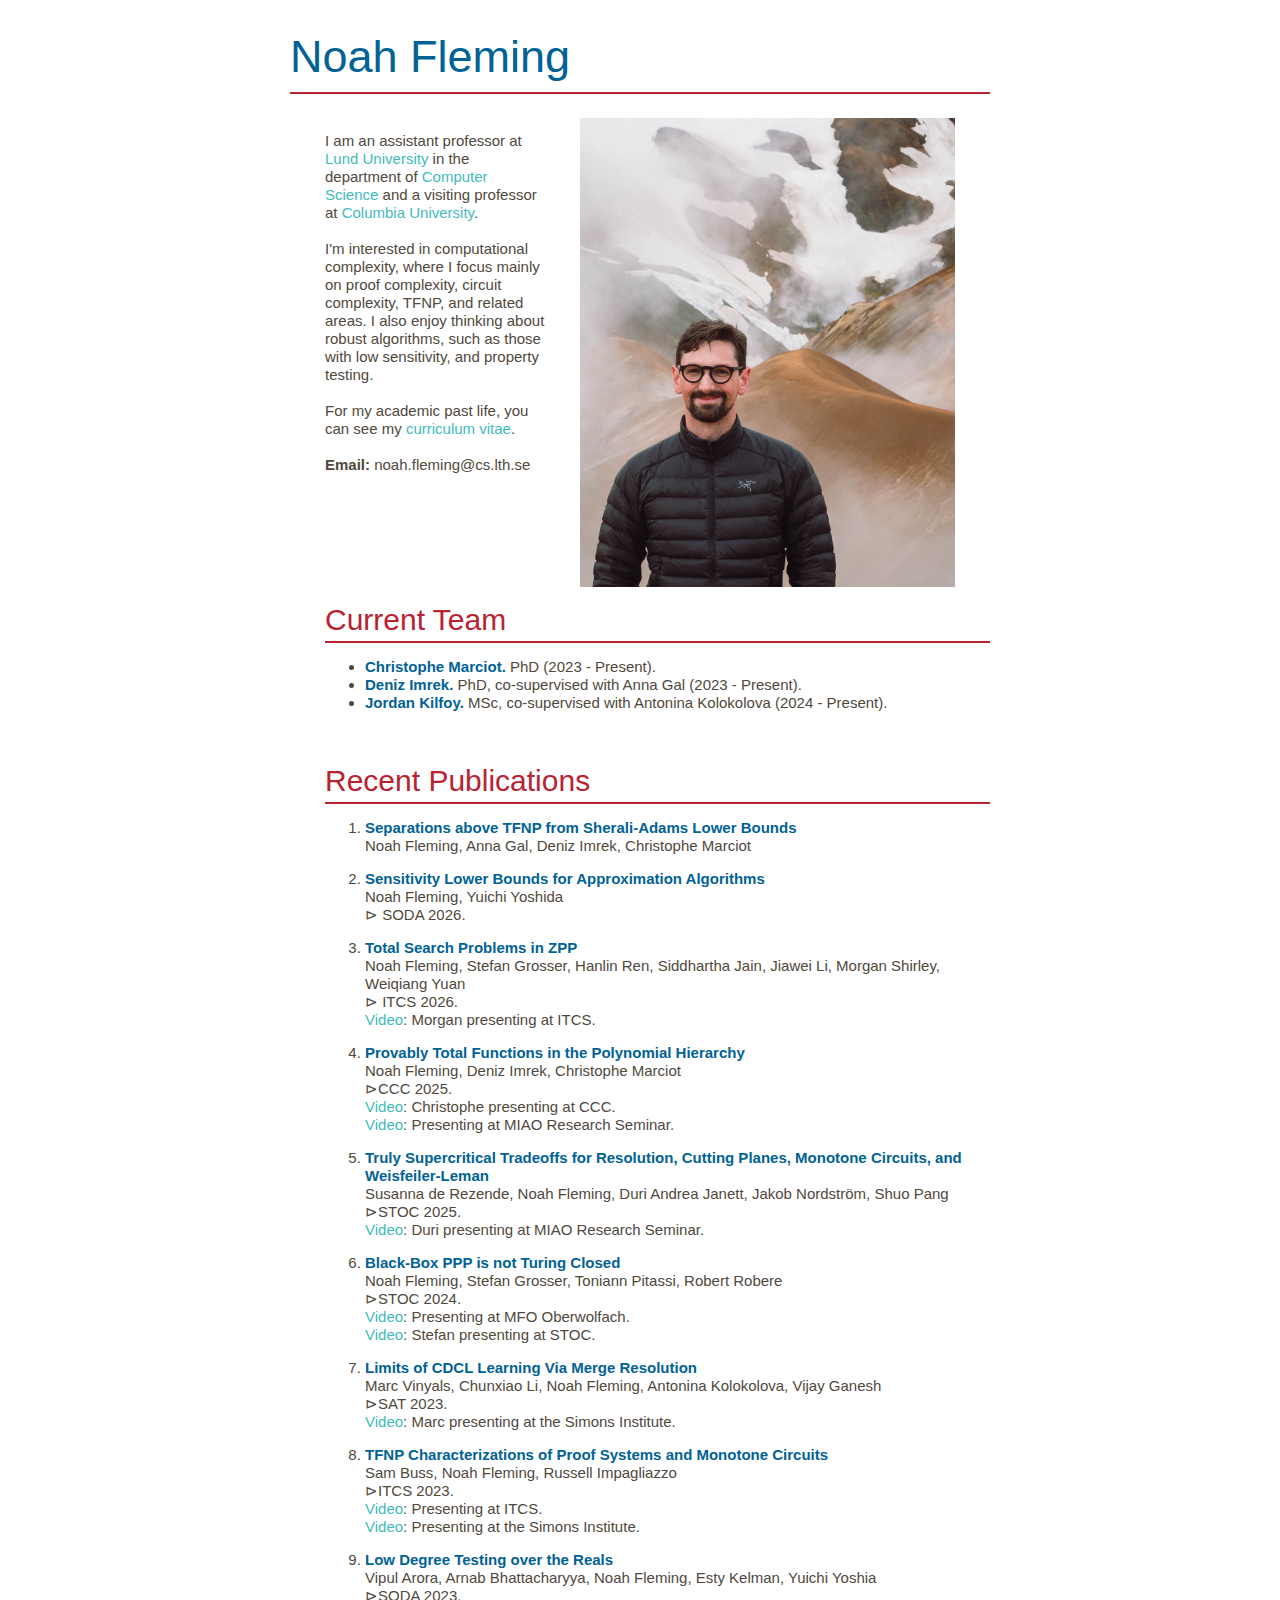
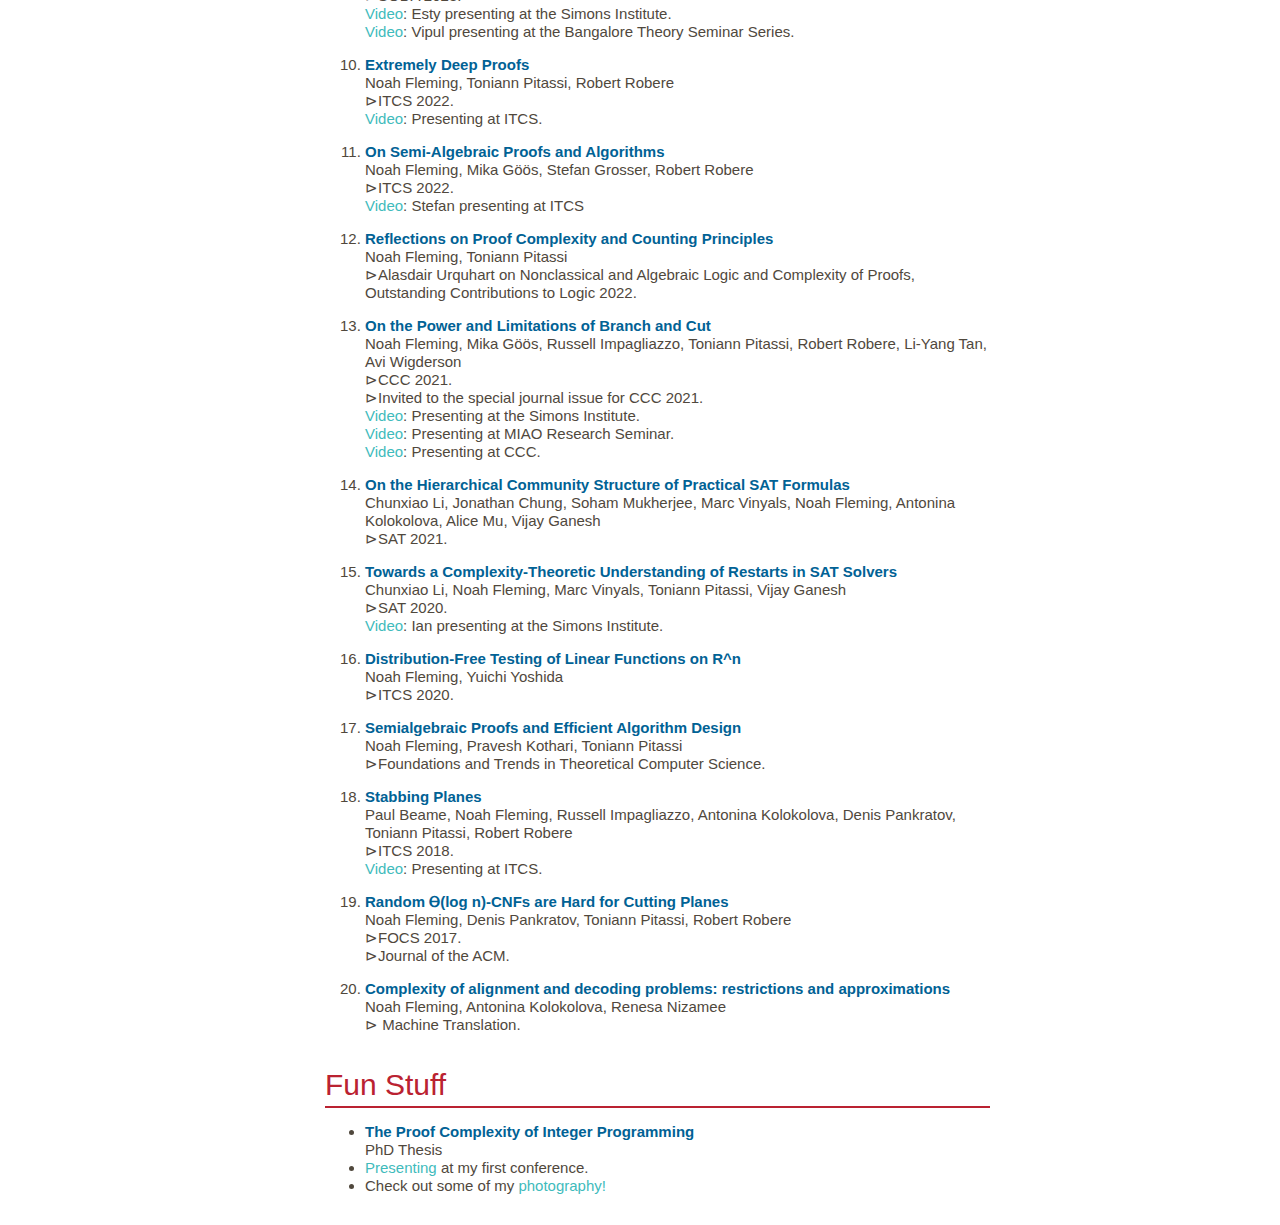
<file: index.html>
<head>
    <meta charset="utf-8" />
    <link rel="stylesheet" type="text/css" href="index.css" />
    <title>Noah Fleming</title>
</head>

<body>
    <div id="content">
        <div id="header">
            <div id="name">Noah Fleming</div>
            <div id="links">
                <span class="link"></span>
            </div>
            <div class="bar"></div>
        </div>

        <div class="main">
            <img class="picture" src="myPic.jpg" />
            <div id="about" class="text">
                <br />
                I am an assistant professor at <a href="https://www.lunduniversity.lu.se/">Lund University</a>
                in the department of <a href = "https://www.cs.lth.se/en/">Computer Science</a> and a visiting professor at
                <a href="https://www.columbia.edu/">Columbia University</a>. <br /><br />
                I'm interested in computational complexity, where I focus mainly
                on proof complexity, circuit complexity, TFNP, and related
                areas. I also enjoy thinking about robust algorithms, such as
                those with low sensitivity, and property testing.
                <br/><br/>
                For
                my academic past life, you can see my
                <a href="Vita.pdf">curriculum vitae</a>.
                <br />
                <br />
                <b>Email:</b> noah.fleming@cs.lth.se
                <br />
                <br />
                <br />

                <div id="publications">
                    <div class="title">Current Team</div>
                    <div class="bar"></div>
                    <div class="pubText">
                        <ul>
                            <li>
                                <a class="pubLink">
                                    <b> Christophe Marciot.</b></a
                                >
                                PhD (2023 - Present).
                            </li>
                            <li>
                                <a
                                    class="pubLink"
                                    href="https://www.cs.utexas.edu/~imrekd/"
                                    ><b>Deniz Imrek.</b></a
                                >
                                PhD, co-supervised with Anna Gal (2023 -
                                Present).
                            </li>
                            <li>
                                <a class="pubLink"><b>Jordan Kilfoy.</b></a>
                                MSc, co-supervised with Antonina Kolokolova
                                (2024 - Present).
                                <br />
                                <br />
                            </li>
                        </ul>
                    </div>
                </div>
                <br />
                <div id="publications">
                    <div class="title">Recent Publications</div>
                    <div class="bar"></div>
                    <div class="pubText">
                        <ol>
                            <li>
                                <p>
                                    <span class="article"><a class="pubLink", href="papers/PELop.pdf">Separations above TFNP from Sherali-Adams Lower Bounds</a></span>
                                    <br />
                                    Noah Fleming, Anna Gal, Deniz Imrek, Christophe Marciot
                                </p>
                            </li>
                            <li>
                                <p>
                                    <span class="article"
                                        ><a
                                            class="pubLink"
                                            ,
                                            href="papers/Sensitivity.pdf"
                                            >Sensitivity Lower Bounds for
                                            Approximation Algorithms</a
                                        ></span
                                    >
                                    <br />
                                    Noah Fleming, Yuichi Yoshida
                                    <br />
                                    &#8883; SODA 2026.
                                </p>
                            </li>
                            
                            <li>
                                <p>
                                    <span class="article"
                                        ><a
                                            class="pubLink"
                                            ,
                                            href="papers/TFZPP.pdf"
                                            >Total Search Problems in ZPP</a
                                        ></span
                                    >
                                    <br />
                                    Noah Fleming, Stefan Grosser, Hanlin Ren,
                                    Siddhartha Jain, Jiawei Li, Morgan Shirley,
                                    Weiqiang Yuan
                                    <br />
                                    &#8883; ITCS 2026.
                                    <br />
                                    <a href="https://www.youtube.com/watch?v=C43UznCTWq0&list=PL3zKQLGjUlBhLHlm0aTUxWgUHoGy9Y696&index=25">Video</a>: Morgan presenting at ITCS.
                                </p>
                            </li>

                            <li>
                                <p>
                                    <span class="article"
                                        ><a
                                            class="pubLink"
                                            ,
                                            href="papers/TFPH.pdf"
                                            >Provably Total Functions in the
                                            Polynomial Hierarchy
                                        </a>
                                    </span>
                                    <br />
                                    Noah Fleming, Deniz Imrek, Christophe
                                    Marciot
                                    <br />
                                    &#8883;CCC 2025.
                                    <br />
                                    <a href="https://www.youtube.com/watch?v=1wXOK-ppiX4">Video</a>: Christophe presenting at CCC.
                                    <br />
                                    <a href="https://www.youtube.com/watch?v=th1qmuGtrp8">Video</a>: Presenting at MIAO Research Seminar.
                                </p>
                            </li>

                            <li>
                                <p>
                                    <span class="article"
                                        ><a
                                            class="pubLink"
                                            ,
                                            href="papers/supercritical.pdf"
                                            >Truly Supercritical Tradeoffs for
                                            Resolution, Cutting Planes, Monotone
                                            Circuits, and Weisfeiler-Leman</a
                                        ></span
                                    >
                                    <br />
                                    Susanna de Rezende, Noah Fleming, Duri
                                    Andrea Janett, Jakob Nordstr&ouml;m, Shuo
                                    Pang
                                    <br />
                                    &#8883;STOC 2025.
                                    <br />
                                    <a href="https://www.youtube.com/watch?v=iIfZRZtVWcQ">Video</a>: Duri presenting at MIAO Research Seminar. 
                                </p>
                            </li>

                            <li>
                                <p>
                                    <span class="article"
                                        ><a
                                            class="pubLink"
                                            ,
                                            href="papers/PPP.pdf"
                                            >Black-Box PPP is not Turing
                                            Closed</a
                                        ></span
                                    >
                                    <br />
                                    Noah Fleming, Stefan Grosser, Toniann
                                    Pitassi, Robert Robere
                                    <br />
                                    &#8883;STOC 2024.
                                    <br />
                                    <a href="https://youtu.be/bETUm01xjn4"
                                        >Video</a
                                    >: Presenting at MFO Oberwolfach.
                                    <br />
                                    <a href="https://www.youtube.com/watch?v=CMRnI8cHjz0"
                                        >Video</a
                                    >: Stefan presenting at STOC.
                                </p>
                            </li>

                            <li>
                                <p>
                                    <span class="article"
                                        ><a
                                            class="pubLink"
                                            ,
                                            href="papers/MergeResolution.pdf"
                                            >Limits of CDCL Learning Via Merge
                                            Resolution</a
                                        ></span
                                    >
                                    <br />
                                    Marc Vinyals, Chunxiao Li, Noah Fleming,
                                    Antonina Kolokolova, Vijay Ganesh
                                    <br />
                                    &#8883;SAT 2023.
                                    <br />
                                    <a
                                        href="https://www.youtube.com/live/wKlJd2GA8LU"
                                        >Video</a
                                    >: Marc presenting at the Simons Institute.
                                </p>
                            </li>

                            <li>
                                <p>
                                    <span class="article"
                                        ><a
                                            class="pubLink"
                                            ,
                                            href="papers/TFNP.pdf"
                                            >TFNP Characterizations of Proof
                                            Systems and Monotone Circuits</a
                                        ></span
                                    >
                                    <br />
                                    Sam Buss, Noah Fleming, Russell Impagliazzo
                                    <br />
                                    &#8883;ITCS 2023.
                                    <br />
                                    <a
                                        href="https://www.youtube.com/watch?v=84CDHMHyZDY"
                                        >Video</a
                                    >: Presenting at ITCS. <br />
                                    <a
                                        href="https://simons.berkeley.edu/talks/noah-fleming-university-toronto-2023-03-24"
                                        >Video</a
                                    >: Presenting at the Simons Institute.
                                </p>
                            </li>

                            <li>
                                <p>
                                    <span class="article"
                                        ><a
                                            class="pubLink"
                                            ,
                                            href="papers/PolynomialTesting.pdf"
                                            >Low Degree Testing over the
                                            Reals</a
                                        ></span
                                    >
                                    <br />
                                    Vipul Arora, Arnab Bhattacharyya, Noah
                                    Fleming, Esty Kelman, Yuichi Yoshia
                                    <br />
                                    &#8883;SODA 2023.
                                    <br />
                                    <a
                                        href="https://www.youtube.com/watch?v=h3pQfYvNPWA"
                                        >Video</a
                                    >: Esty presenting at the Simons Institute.
                                    <br />
                                    <a
                                        href="https://www.youtube.com/watch?v=IK_BvWXPY_Q"
                                        >Video</a
                                    >: Vipul presenting at the Bangalore Theory
                                    Seminar Series.
                                </p>
                            </li>
                            <li>
                        <p>
                            <span class="article"
                                ><a
                                    class="pubLink"
                                    ,
                                    href="papers/size-depth.pdf"
                                    >Extremely Deep Proofs</a
                                ></span
                            >
                            <br />
                            Noah Fleming, Toniann Pitassi, Robert Robere
                            <br />
                            &#8883;ITCS 2022.
                            <br />
                            <a
                                href="https://www.youtube.com/watch?v=S1heWezaU1s"
                                >Video</a
                            >: Presenting at ITCS.
                        </p>
                    </li>

                     <li>
                        <p>
                            <span class="article"
                                ><a class="pubLink" , href="papers/conical.pdf"
                                    >On Semi-Algebraic Proofs and Algorithms</a
                                ></span
                            >
                            <br />
                            Noah Fleming, Mika G&ouml;&ouml;s, Stefan Grosser,
                            Robert Robere
                            <br />
                            &#8883;ITCS 2022.
                            <br />
                            <a
                                href="https://www.youtube.com/watch?v=wFAckNWwVrw"
                                >Video</a
                            >: Stefan presenting at ITCS
                        </p>
                    </li>

                    <li>
                        <p>
                            <span class="article"
                                ><a class="pubLink" , href="papers/Alasdair.pdf"
                                    >Reflections on Proof Complexity and
                                    Counting Principles</a
                                ></span
                            >
                            <br />
                            Noah Fleming, Toniann Pitassi
                            <br />
                            &#8883;Alasdair Urquhart on Nonclassical and
                            Algebraic Logic and Complexity of Proofs,
                            Outstanding Contributions to Logic 2022.
                        </p>
                    </li>

                    <li>
                        <p>
                            <span class="article"
                                ><a
                                    class="pubLink"
                                    ,
                                    href="papers/StabbingPlanes2.pdf"
                                    >On the Power and Limitations of Branch and
                                    Cut</a
                                ></span
                            >
                            <br />
                            Noah Fleming, Mika G&ouml;&ouml;s, Russell
                            Impagliazzo, Toniann Pitassi, Robert Robere, Li-Yang
                            Tan, Avi Wigderson
                            <br />
                            &#8883;CCC 2021.
                            <br />
                            &#8883;Invited to the special journal issue for CCC
                            2021.
                            <br />
                            <a
                                href="https://www.youtube.com/watch?v=4KmO43GcUXk"
                                >Video</a
                            >: Presenting at the Simons Institute.
                            <br />
                            <a
                                href="https://www.youtube.com/watch?v=WgfWXXW2BqA"
                                >Video</a
                            >: Presenting at MIAO Research Seminar.
                            <br />
                            <a
                                href="https://www.youtube.com/watch?v=puewsW71CsU"
                                >Video</a
                            >: Presenting at CCC.
                        </p>
                    </li>

                    <li>
                        <p>
                            <span class="article"
                                ><a class="pubLink" , href="papers/HCS.pdf"
                                    >On the Hierarchical Community Structure of
                                    Practical SAT Formulas</a
                                ></span
                            >
                            <br />
                            Chunxiao Li, Jonathan Chung, Soham Mukherjee, Marc
                            Vinyals, Noah Fleming, Antonina Kolokolova, Alice
                            Mu, Vijay Ganesh
                            <br />
                            &#8883;SAT 2021.
                        </p>
                    </li>

                    <li>
                        <p>
                            <span class="article"
                                ><a
                                    class="pubLink"
                                    ,
                                    href="papers/RestartsSeparation.pdf"
                                    >Towards a Complexity-Theoretic
                                    Understanding of Restarts in SAT Solvers</a
                                ></span
                            >
                            <br />
                            Chunxiao Li, Noah Fleming, Marc Vinyals, Toniann
                            Pitassi, Vijay Ganesh
                            <br />
                            &#8883;SAT 2020.
                            <br />
                            <a
                                href="https://www.youtube.com/watch?v=kWL4LUMGGKg"
                                >Video</a
                            >: Ian presenting at the Simons Institute.
                        </p>
                    </li>

                    <li>
                        <p>
                            <span class="article"
                                ><a
                                    class="pubLink"
                                    ,
                                    href="papers/LinearityTesting.pdf"
                                    >Distribution-Free Testing of Linear
                                    Functions on R^n</a
                                >
                            </span>
                            <br />
                            Noah Fleming, Yuichi Yoshida
                            <br />
                            &#8883;ITCS 2020.
                        </p>
                    </li>

                    <li>
                        <p>
                            <span class="article"
                                ><a
                                    class="pubLink"
                                    ,
                                    href="papers/SemialgebraicProofs.pdf"
                                >
                                    Semialgebraic Proofs and Efficient Algorithm
                                    Design</a
                                >
                            </span>
                            <br />
                            Noah Fleming, Pravesh Kothari, Toniann Pitassi
                            <br />
                            &#8883;Foundations and Trends in Theoretical
                            Computer Science.
                        </p>
                    </li>

                    <li>
                        <p>
                            <span class="article"
                                ><a
                                    class="pubLink"
                                    ,
                                    href="papers/StabbingPlanes.pdf"
                                >
                                    Stabbing Planes</a
                                ></span
                            >
                            <br />
                            Paul Beame, Noah Fleming, Russell Impagliazzo,
                            Antonina Kolokolova, Denis Pankratov, Toniann
                            Pitassi, Robert Robere <br />
                            &#8883;ITCS 2018.
                            <br />
                            <a
                                href="https://www.youtube.com/watch?v=4p6vVoWJ7FM"
                                >Video</a
                            >: Presenting at ITCS.
                        </p>
                    </li>

                    <li>
                        <p>
                            <span class="article"
                                ><a
                                    class="pubLink"
                                    ,
                                    href="papers/randomCNFs.pdf"
                                >
                                    Random Ⲑ(log n)-CNFs are Hard for Cutting
                                    Planes</a
                                ></span
                            >
                            <br />
                            Noah Fleming, Denis Pankratov, Toniann Pitassi,
                            Robert Robere
                            <br />
                            &#8883;FOCS 2017.
                            <br />
                            &#8883;Journal of the ACM.
                        </p>
                    </li>

                    <li>
                        <p>
                            <span class="article"
                                ><a
                                    class="pubLink"
                                    ,
                                    href="papers/AlignmentDecoding.pdf"
                                    >Complexity of alignment and decoding
                                    problems: restrictions and approximations</a
                                ></span
                            >
                            <br />
                            Noah Fleming, Antonina Kolokolova, Renesa Nizamee
                            <br />
                            &#8883; Machine Translation.
                        </p>
                    </li>
                </ol>
                    </div>
                </div>
                <br />
                

                <div id="manuscripts">
                    <div class="title">Fun Stuff</div>
                    <div class="bar"></div>
                    <ul>
                        <li>
        
                            <span class="article"
                                ><a class="pubLink" , href="papers/Thesis.pdf"
                                    >The Proof Complexity of Integer
                                    Programming</a
                                ></span
                            >
                            <br />
                            PhD Thesis
                        
                    </li>
                        <li>
                            <a href="personal/ScienceFair.jpg">Presenting</a> at
                            my first conference.
                        </li>
                        <li>
                            Check out some of my
                            <a href="https://www.instagram.com/noah.r.f/"
                                >photography!</a
                            >
                        </li>
                    </ul>
                </div>
            </div>
        </div>
    </div>
</body>
</file>
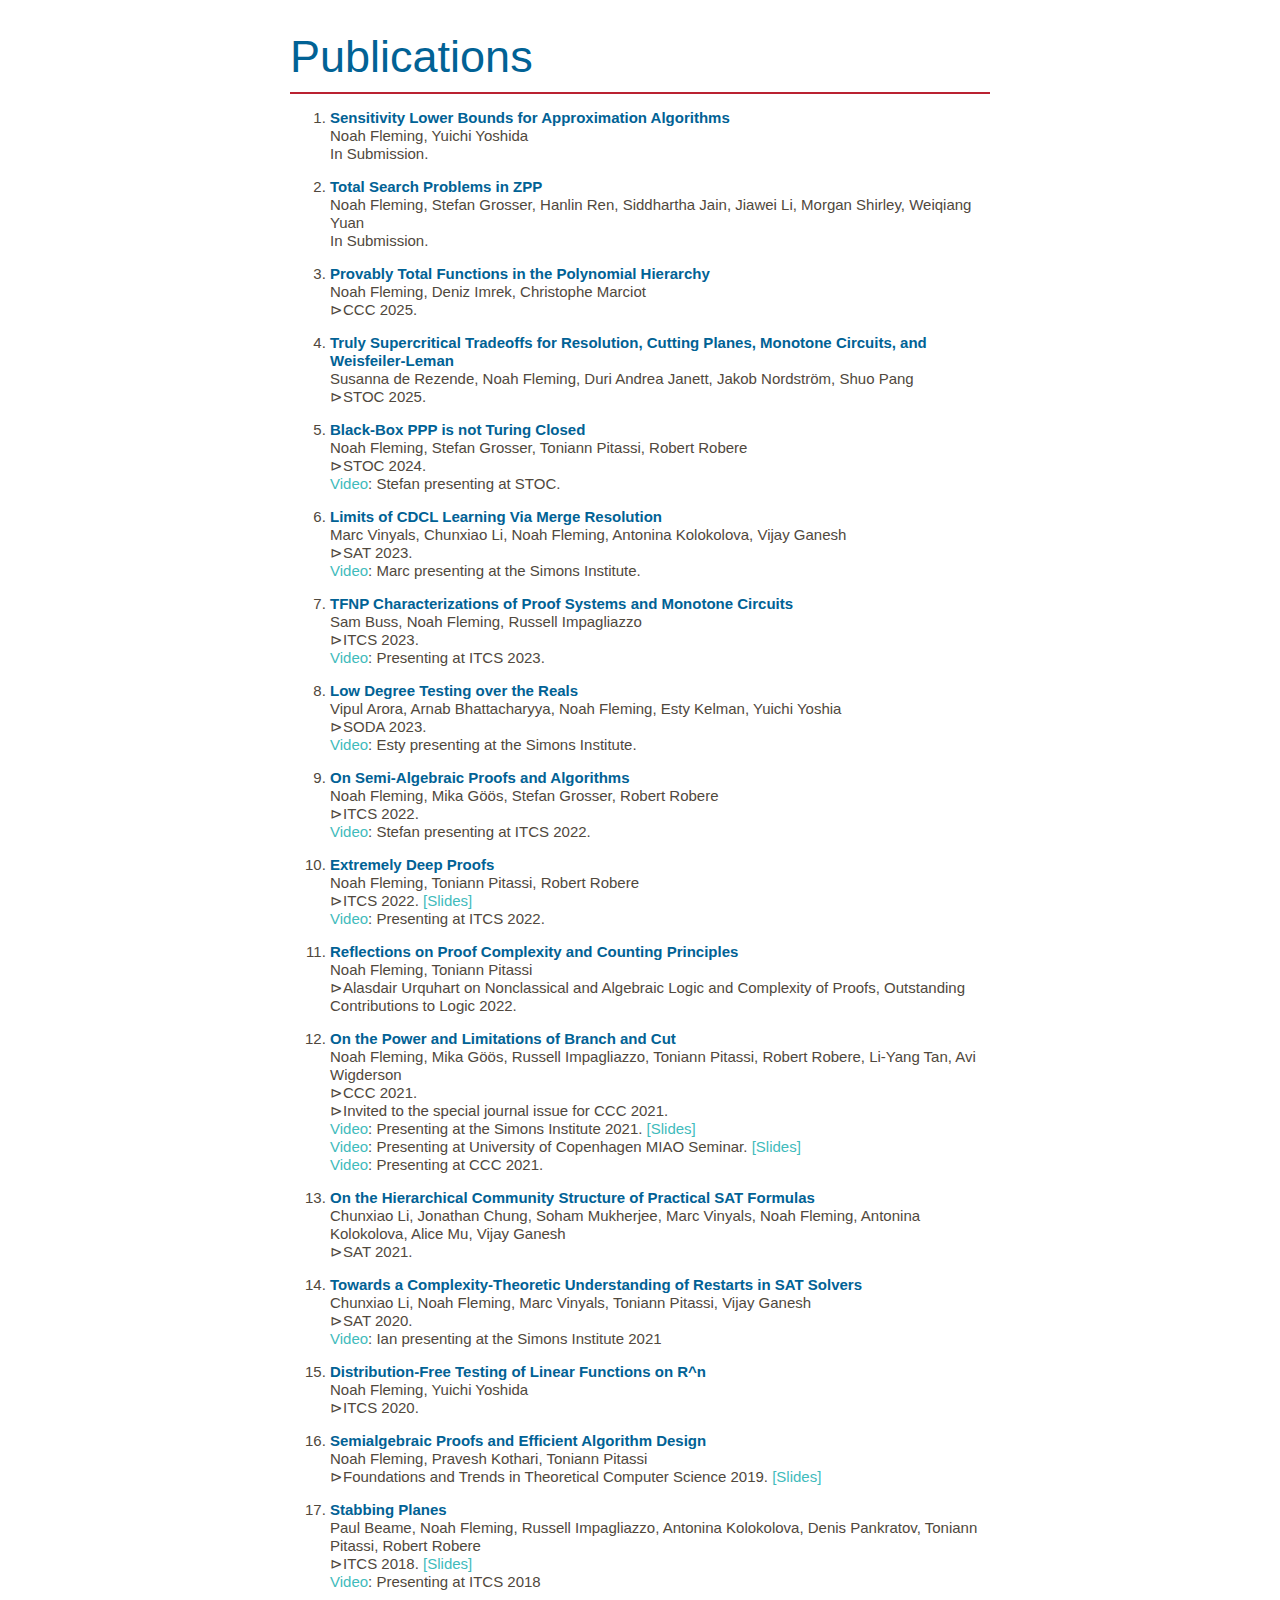
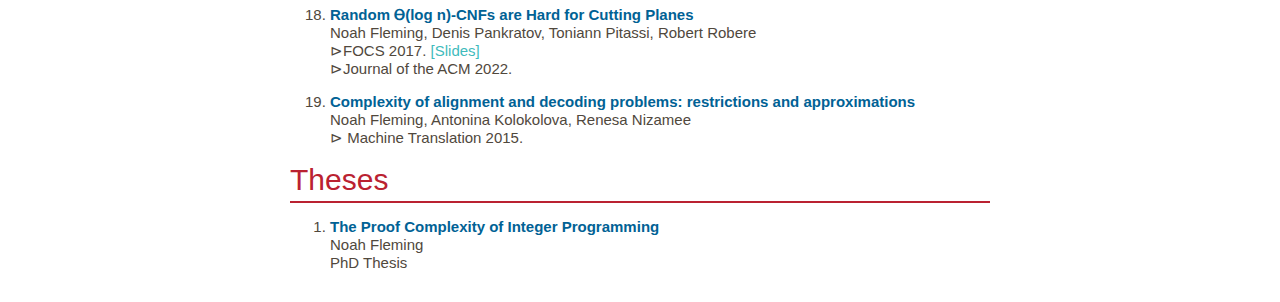
<file: publications.html>
<head>
    <meta charset="utf-8" />
    <link rel="stylesheet" type="text/css" href="index.css" />
    <title>Noah Fleming</title>
</head>

<body>
    <div id="content">
        <div id="header">
            <div id="name">Publications</div>
            <div id="links">
                <span class="link"></span>
            </div>
            <div class="bar"></div>
        </div>

        <div class="main">
            <div class="pubText">
                <ol>

                    <li>
                        <p>
                            <span class="article"
                                ><a
                                    class="pubLink"
                                    ,
                                    href="papers/Sensitivity.pdf"
                                    >Sensitivity Lower Bounds for Approximation
                                    Algorithms</a
                                ></span
                            >
                            <br />
                            Noah Fleming, Yuichi Yoshida
                            <br />
                            In Submission.
                        </p>
                    </li>
                    <li>
                        <p>
                            <span class="article"
                                ><a class="pubLink" , href="papers/TFZPP.pdf"
                                    >Total Search Problems in ZPP</a
                                ></span
                            >
                            <br />
                            Noah Fleming, Stefan Grosser, Hanlin Ren, Siddhartha
                            Jain, Jiawei Li, Morgan Shirley, Weiqiang Yuan
                            <br />
                            In Submission.
                        </p>
                    </li>

                    <li>
                        <p>
                            <span class="article"
                                ><a class="pubLink" , href="papers/TFPH.pdf"
                                    >Provably Total Functions in the Polynomial
                                    Hierarchy</a
                                ></span
                            >
                            <br />
                            Noah Fleming, Deniz Imrek, Christophe Marciot
                            <br />
                            &#8883;CCC 2025.
                        </p>
                    </li>

                    <li>
                        <p>
                            <span class="article"
                                ><a
                                    class="pubLink"
                                    ,
                                    href="papers/supercritical.pdf"
                                    >Truly Supercritical Tradeoffs for
                                    Resolution, Cutting Planes, Monotone
                                    Circuits, and Weisfeiler-Leman</a
                                ></span
                            >
                            <br />
                            Susanna de Rezende, Noah Fleming, Duri Andrea
                            Janett, Jakob Nordstr&ouml;m, Shuo Pang
                            <br />
                            &#8883;STOC 2025.
                        </p>
                    </li>

                    <li>
                        <p>
                            <span class="article"
                                ><a class="pubLink" , href="papers/PPP.pdf"
                                    >Black-Box PPP is not Turing Closed</a
                                ></span
                            >
                            <br />
                            Noah Fleming, Stefan Grosser, Toniann Pitassi,
                            Robert Robere
                            <br />
                            &#8883;STOC 2024.
                            <br />
                            <a href="https://youtu.be/bETUm01xjn4">Video</a>:
                            Stefan presenting at STOC.
                        </p>
                    </li>

                    <li>
                        <p>
                            <span class="article"
                                ><a
                                    class="pubLink"
                                    ,
                                    href="papers/MergeResolution.pdf"
                                    >Limits of CDCL Learning Via Merge
                                    Resolution</a
                                ></span
                            >
                            <br />
                            Marc Vinyals, Chunxiao Li, Noah Fleming, Antonina
                            Kolokolova, Vijay Ganesh
                            <br />
                            &#8883;SAT 2023.
                            <br />
                            <a href="https://www.youtube.com/live/wKlJd2GA8LU"
                                >Video</a
                            >: Marc presenting at the Simons Institute.
                        </p>
                    </li>

                    <li>
                        <p>
                            <span class="article"
                                ><a class="pubLink" , href="papers/TFNP.pdf"
                                    >TFNP Characterizations of Proof Systems and
                                    Monotone Circuits</a
                                ></span
                            >
                            <br />
                            Sam Buss, Noah Fleming, Russell Impagliazzo
                            <br />
                            &#8883;ITCS 2023.
                            <br />
                            <a
                                href="https://www.youtube.com/watch?v=84CDHMHyZDY"
                                >Video</a
                            >: Presenting at ITCS 2023.
                        </p>
                    </li>

                    <li>
                        <p>
                            <span class="article"
                                ><a
                                    class="pubLink"
                                    ,
                                    href="papers/PolynomialTesting.pdf"
                                    >Low Degree Testing over the Reals</a
                                ></span
                            >
                            <br />
                            Vipul Arora, Arnab Bhattacharyya, Noah Fleming, Esty
                            Kelman, Yuichi Yoshia
                            <br />
                            &#8883;SODA 2023.
                            <br />
                            <a
                                href="https://www.youtube.com/watch?v=h3pQfYvNPWA"
                                >Video</a
                            >: Esty presenting at the Simons Institute.
                            <br />
                        </p>
                    </li>

                    <li>
                        <p>
                            <span class="article"
                                ><a class="pubLink" , href="papers/conical.pdf"
                                    >On Semi-Algebraic Proofs and Algorithms</a
                                ></span
                            >
                            <br />
                            Noah Fleming, Mika G&ouml;&ouml;s, Stefan Grosser,
                            Robert Robere
                            <br />
                            &#8883;ITCS 2022.
                            <br />
                            <a
                                href="https://www.youtube.com/watch?v=wFAckNWwVrw"
                                >Video</a
                            >: Stefan presenting at ITCS 2022.
                        </p>
                    </li>

                    <li>
                        <p>
                            <span class="article"
                                ><a
                                    class="pubLink"
                                    ,
                                    href="papers/size-depth.pdf"
                                    >Extremely Deep Proofs</a
                                ></span
                            >
                            <br />
                            Noah Fleming, Toniann Pitassi, Robert Robere
                            <br />
                            &#8883;ITCS 2022.
                            <a href="slides/ExtremelyDeepProofs.pdf"
                                >[Slides]</a
                            >
                            <br />
                            <a
                                href="https://www.youtube.com/watch?v=S1heWezaU1s"
                                >Video</a
                            >: Presenting at ITCS 2022.
                        </p>
                    </li>

                    <li>
                        <p>
                            <span class="article"
                                ><a class="pubLink" , href="papers/Alasdair.pdf"
                                    >Reflections on Proof Complexity and
                                    Counting Principles</a
                                ></span
                            >
                            <br />
                            Noah Fleming, Toniann Pitassi
                            <br />
                            &#8883;Alasdair Urquhart on Nonclassical and
                            Algebraic Logic and Complexity of Proofs,
                            Outstanding Contributions to Logic 2022.
                        </p>
                    </li>

                    <li>
                        <p>
                            <span class="article"
                                ><a
                                    class="pubLink"
                                    ,
                                    href="papers/StabbingPlanes2.pdf"
                                    >On the Power and Limitations of Branch and
                                    Cut</a
                                ></span
                            >
                            <br />
                            Noah Fleming, Mika G&ouml;&ouml;s, Russell
                            Impagliazzo, Toniann Pitassi, Robert Robere, Li-Yang
                            Tan, Avi Wigderson
                            <br />
                            &#8883;CCC 2021.
                            <br />
                            &#8883;Invited to the special journal issue for CCC
                            2021.
                            <br />
                            <a
                                href="https://www.youtube.com/watch?v=4KmO43GcUXk"
                                >Video</a
                            >: Presenting at the Simons Institute 2021.
                            <a href="slides\SP2Presentation.pdf">[Slides]</a>
                            <br />
                            <a
                                href="https://www.youtube.com/watch?v=WgfWXXW2BqA"
                                >Video</a
                            >: Presenting at University of Copenhagen MIAO
                            Seminar.
                            <a href="slides\SPCopenhagen.pdf">[Slides]</a>
                            <br />
                            <a
                                href="https://www.youtube.com/watch?v=puewsW71CsU"
                                >Video</a
                            >: Presenting at CCC 2021.
                        </p>
                    </li>

                    <li>
                        <p>
                            <span class="article"
                                ><a class="pubLink" , href="papers/HCS.pdf"
                                    >On the Hierarchical Community Structure of
                                    Practical SAT Formulas</a
                                ></span
                            >
                            <br />
                            Chunxiao Li, Jonathan Chung, Soham Mukherjee, Marc
                            Vinyals, Noah Fleming, Antonina Kolokolova, Alice
                            Mu, Vijay Ganesh
                            <br />
                            &#8883;SAT 2021.
                        </p>
                    </li>

                    <li>
                        <p>
                            <span class="article"
                                ><a
                                    class="pubLink"
                                    ,
                                    href="papers/RestartsSeparation.pdf"
                                    >Towards a Complexity-Theoretic
                                    Understanding of Restarts in SAT Solvers</a
                                ></span
                            >
                            <br />
                            Chunxiao Li, Noah Fleming, Marc Vinyals, Toniann
                            Pitassi, Vijay Ganesh
                            <br />
                            &#8883;SAT 2020.
                            <br />
                            <a
                                href="https://www.youtube.com/watch?v=kWL4LUMGGKg"
                                >Video</a
                            >: Ian presenting at the Simons Institute 2021
                        </p>
                    </li>

                    <li>
                        <p>
                            <span class="article"
                                ><a
                                    class="pubLink"
                                    ,
                                    href="papers/LinearityTesting.pdf"
                                    >Distribution-Free Testing of Linear
                                    Functions on R^n</a
                                >
                            </span>
                            <br />
                            Noah Fleming, Yuichi Yoshida
                            <br />
                            &#8883;ITCS 2020.
                        </p>
                    </li>

                    <li>
                        <p>
                            <span class="article"
                                ><a
                                    class="pubLink"
                                    ,
                                    href="papers/SemialgebraicProofs.pdf"
                                >
                                    Semialgebraic Proofs and Efficient Algorithm
                                    Design</a
                                >
                            </span>
                            <br />
                            Noah Fleming, Pravesh Kothari, Toniann Pitassi
                            <br />
                            &#8883;Foundations and Trends in Theoretical
                            Computer Science 2019.
                            <a href="slides/SemiAlgSlides.pdf">[Slides]</a>
                        </p>
                    </li>

                    <li>
                        <p>
                            <span class="article"
                                ><a
                                    class="pubLink"
                                    ,
                                    href="papers/StabbingPlanes.pdf"
                                >
                                    Stabbing Planes</a
                                ></span
                            >
                            <br />
                            Paul Beame, Noah Fleming, Russell Impagliazzo,
                            Antonina Kolokolova, Denis Pankratov, Toniann
                            Pitassi, Robert Robere <br />
                            &#8883;ITCS 2018.
                            <a href="slides/StabbingPlanesITCS2018.pdf"
                                >[Slides]</a
                            >
                            <br />
                            <a
                                href="https://www.youtube.com/watch?v=4p6vVoWJ7FM"
                                >Video</a
                            >: Presenting at ITCS 2018
                        </p>
                    </li>

                    <li>
                        <p>
                            <span class="article"
                                ><a
                                    class="pubLink"
                                    ,
                                    href="papers/randomCNFs.pdf"
                                >
                                    Random Ⲑ(log n)-CNFs are Hard for Cutting
                                    Planes</a
                                ></span
                            >
                            <br />
                            Noah Fleming, Denis Pankratov, Toniann Pitassi,
                            Robert Robere
                            <br />
                            &#8883;FOCS 2017.
                            <a href="slides/Oberwolfach_Aug_2017.pdf"
                                >[Slides]</a
                            >
                            <br />
                            &#8883;Journal of the ACM 2022.
                        </p>
                    </li>

                    <li>
                        <p>
                            <span class="article"
                                ><a
                                    class="pubLink"
                                    ,
                                    href="papers/AlignmentDecoding.pdf"
                                    >Complexity of alignment and decoding
                                    problems: restrictions and approximations</a
                                ></span
                            >
                            <br />
                            Noah Fleming, Antonina Kolokolova, Renesa Nizamee
                            <br />
                            &#8883; Machine Translation 2015.
                        </p>
                    </li>
                </ol>
            </div>
        </div>
        <div id="manuscripts">
            <div class="title">Theses</div>
            <div class="bar"></div>
            <div class="pubText">
                <ol>
                    <li>
                        <p>
                            <span class="article"
                                ><a class="pubLink" , href="papers/Thesis.pdf"
                                    >The Proof Complexity of Integer
                                    Programming</a
                                ></span
                            >
                            <br />
                            Noah Fleming
                            <br />
                            PhD Thesis
                        </p>
                    </li>
                </ol>
            </div>
        </div>
    </div>
</body>
</file>
<file: index.css>
body{
 	background-color: white ;
 	font-family: 'Source Sans Pro', sans-serif;
 	color: #50483d;
 	margin:0px;
  line-height: 1.2;
  font-size: 15;
 }

#content{
  width: 700px;
  margin-top: 30px;
  margin-bottom: 30px;
	margin-left: auto;
  margin-right: auto;
  background-color: white;
}

#header{
	background-color:white;
}
.bar{
 	margin-top:3px;
 	margin-bottom: 10px;
 	height:2px;
 	background-color:#ba2231;
 }

#name{
	float:left;
	text-align: left;
	font-size: 45px;
	color: #016295;
	margin-right:4%
}

#about{
	padding-top:10px;
}

.picture{
	width:375;
	height:auto;
	float:right;
        clear:both;
	margin-left:5%;
	margin-right:5%;
	margin-top:2%;
	margin-bottom: 15px;
}

 .title{
        clear:both;
 	color:#ba2231;
 	font-size:30px;
 }

 .text{
 	margin-left:5%;
 }
.pubText{
        margin-leeft:0%;
}

#links{
	padding-top:35px;
}

.article{
	font-weight: 900;
	color: #016295;
}

.link{
	padding: 5px;
	margin-left:1%;
	font-size:20px;
	color:#ba2231;
}
.pubLink{
	color:#016295;
}
.pubLink:hover{
	color:#3fbbbc;
}
.link:hover{
	color: #3fbbbc;
}
a{
	color: #3fbbbc;
	text-decoration: none;
}
a:hover{
	color: #44eaec;
}

  margin-right: auto;
  padding: 15px;
}
</file>
